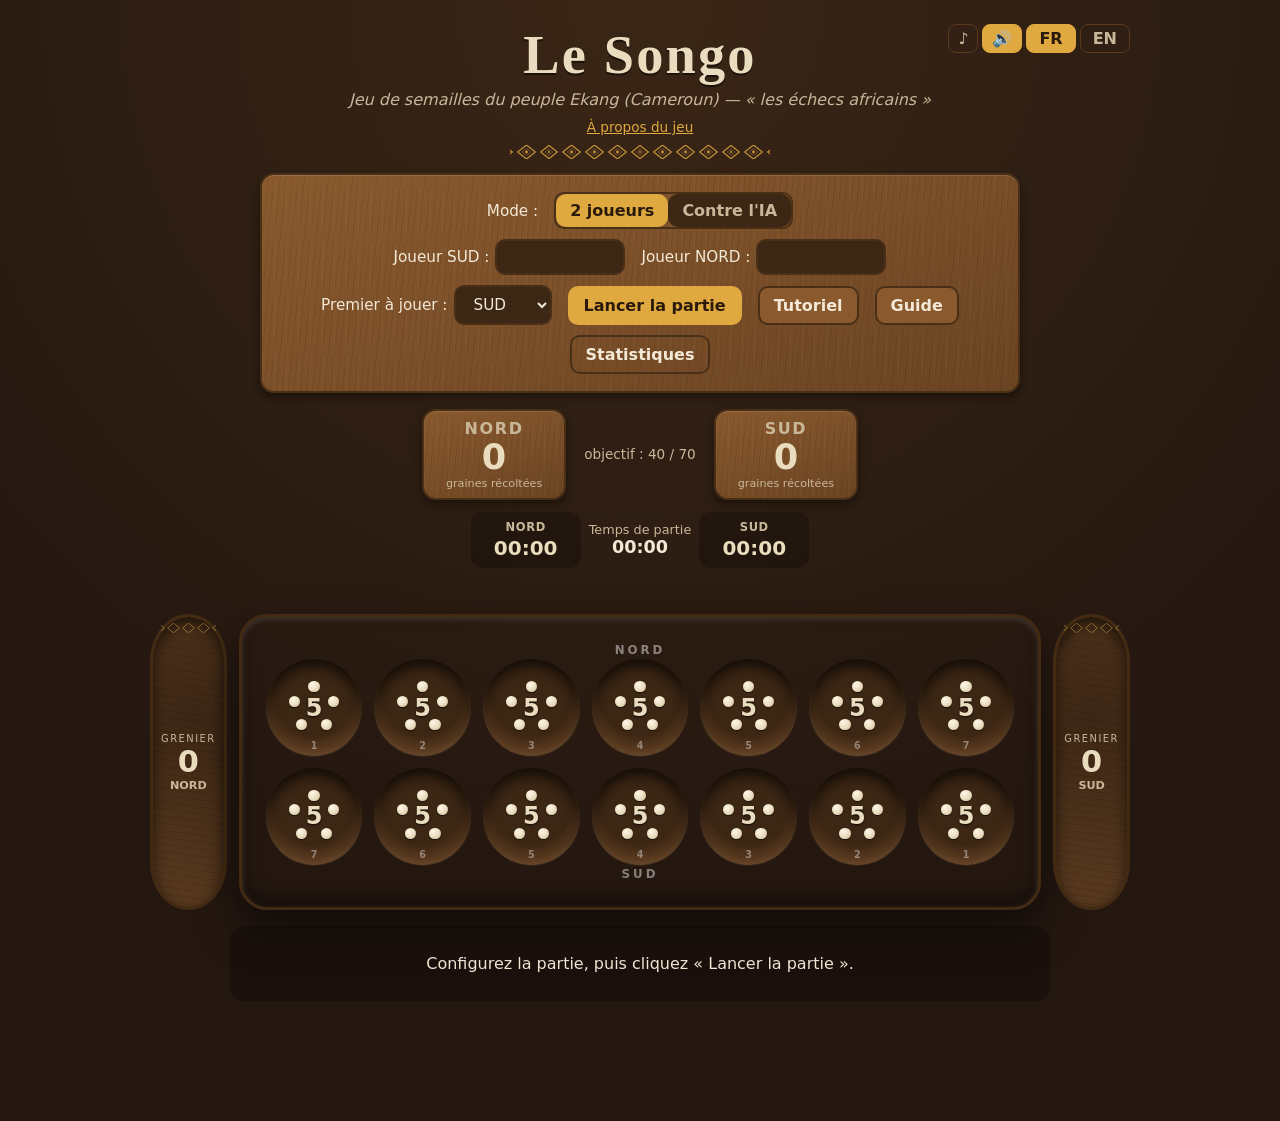
<file: version1-local/index.html>
<!DOCTYPE html>
<html lang="fr">
<head>
  <meta charset="utf-8" />
  <meta name="viewport" content="width=device-width, initial-scale=1" />
  <title>Le Songo</title>
  <link rel="stylesheet" href="style.css" />
</head>
<body>
  <div class="app">

    <div class="langue">
      <button id="btn-musique" class="son-btn" title="Musique" aria-label="Musique">♪</button>
      <button id="btn-son" class="son-btn actif" title="Effets sonores" aria-label="Effets sonores">🔊</button>
      <button id="lang-fr" class="lang-btn actif">FR</button>
      <button id="lang-en" class="lang-btn">EN</button>
    </div>

    <header class="entete">
      <h1>Le Songo</h1>
      <p class="sous-titre" data-i18n="sous_titre"></p>
      <button id="btn-origine" class="lien-origine" data-i18n="origine_btn"></button>
    </header>

    <aside class="origine" id="bloc-origine" hidden>
      <p data-i18n="origine_txt"></p>
    </aside>

    <section class="config">
      <div class="config-ligne">
        <span class="config-label" data-i18n="mode_label"></span>
        <div class="segment" id="seg-mode">
          <button class="seg-btn actif" data-mode="2j" data-i18n="mode_2j"></button>
          <button class="seg-btn" data-mode="ia" data-i18n="mode_ia"></button>
        </div>
      </div>

      <div class="config-ligne" id="ligne-ia" hidden>
        <label class="config-label"><span data-i18n="cote_label"></span>
          <select id="cote-humain">
            <option value="SUD">SUD</option>
            <option value="NORD">NORD</option>
          </select>
        </label>
        <label class="config-label"><span data-i18n="diff_label"></span>
          <select id="difficulte">
            <option value="facile" data-i18n="diff_facile"></option>
            <option value="moyen" selected data-i18n="diff_moyen"></option>
            <option value="difficile" data-i18n="diff_difficile"></option>
            <option value="expert" data-i18n="diff_expert"></option>
          </select>
        </label>
      </div>

      <div class="config-ligne" id="ligne-noms">
        <label class="config-label"><span id="lbl-nom-SUD"></span>
          <input id="nom-SUD" type="text" maxlength="14" autocomplete="off" />
        </label>
        <label class="config-label"><span id="lbl-nom-NORD"></span>
          <input id="nom-NORD" type="text" maxlength="14" autocomplete="off" />
        </label>
      </div>

      <div class="config-ligne">
        <label class="config-label"><span data-i18n="premier_label"></span>
          <select id="premier-joueur">
            <option value="SUD">SUD</option>
            <option value="NORD">NORD</option>
          </select>
        </label>
        <button id="btn-lancer" class="principal"></button>
        <button id="btn-tuto" data-i18n="btn_tuto"></button>
        <button id="btn-guide" data-i18n="btn_guide"></button>
        <button id="btn-stats" class="secondaire" data-i18n="btn_stats"></button>
      </div>
    </section>

    <section class="scores" aria-label="Scores">
      <div class="score-carte" id="carte-NORD">
        <span class="score-nom" id="aff-nom-NORD">NORD</span>
        <span class="score-valeur" id="score-NORD">0</span>
        <span class="score-legende" data-i18n="recoltees"></span>
      </div>
      <div class="objectif"><span data-i18n="objectif"></span></div>
      <div class="score-carte" id="carte-SUD">
        <span class="score-nom" id="aff-nom-SUD">SUD</span>
        <span class="score-valeur" id="score-SUD">0</span>
        <span class="score-legende" data-i18n="recoltees"></span>
      </div>
    </section>

    <!-- Chronomètre (pendule de jeu) -->
    <div class="chrono" id="chrono">
      <div class="chrono-cote" id="chrono-cote-NORD">
        <span class="chrono-nom" id="chrono-nom-NORD">NORD</span>
        <span class="chrono-val" id="chrono-val-NORD">00:00</span>
      </div>
      <div class="chrono-total">
        <span class="chrono-total-lbl" data-i18n="temps_partie"></span>
        <span id="chrono-total">00:00</span>
      </div>
      <div class="chrono-cote" id="chrono-cote-SUD">
        <span class="chrono-nom" id="chrono-nom-SUD">SUD</span>
        <span class="chrono-val" id="chrono-val-SUD">00:00</span>
      </div>
    </div>

    <p class="tour" id="indicateur-tour"></p>

    <div class="plateau-zone">
      <div class="grenier" id="grenier-gauche">
        <span class="grenier-titre" data-i18n="grenier"></span>
        <span class="grenier-val" id="grenier-NORD">0</span>
        <span class="grenier-nom">NORD</span>
      </div>

      <main class="plateau" id="plateau">
        <div class="camp-etiquette etiquette-nord">NORD</div>
        <div class="rangee" id="rangee-nord"></div>
        <div class="rangee" id="rangee-sud"></div>
        <div class="camp-etiquette etiquette-sud">SUD</div>
      </main>

      <div class="grenier" id="grenier-droite">
        <span class="grenier-titre" data-i18n="grenier"></span>
        <span class="grenier-val" id="grenier-SUD">0</span>
        <span class="grenier-nom">SUD</span>
      </div>
    </div>

    <section class="journal" aria-live="polite">
      <p id="message"></p>
    </section>
  </div>

  <!-- Barre du tutoriel -->
  <div class="tuto-barre" id="tuto-barre" hidden>
    <div class="tuto-contenu">
      <p id="tuto-texte"></p>
      <div class="tuto-actions">
        <button id="tuto-prec" data-i18n="tuto_prec"></button>
        <span id="tuto-progres" class="tuto-progres"></span>
        <button id="tuto-suiv" class="principal" data-i18n="tuto_suiv"></button>
        <button id="tuto-quitter" class="secondaire" data-i18n="tuto_quitter"></button>
      </div>
    </div>
  </div>

  <!-- Fenêtre modale réutilisable (guide / stats / confirmations) -->
  <div class="modal-overlay" id="modal" hidden>
    <div class="modal" role="dialog" aria-modal="true">
      <header class="modal-tete">
        <h2 id="modal-titre"></h2>
        <button id="modal-x" class="modal-x" aria-label="Fermer">×</button>
      </header>
      <div class="modal-corps" id="modal-corps"></div>
      <footer class="modal-pied" id="modal-pied"></footer>
    </div>
  </div>

  <script src="engine.js"></script>
  <script src="ai.js"></script>
  <script src="stats.js"></script>
  <script src="sound.js"></script>
  <script src="local.js"></script>
</body>
</html>
</file>
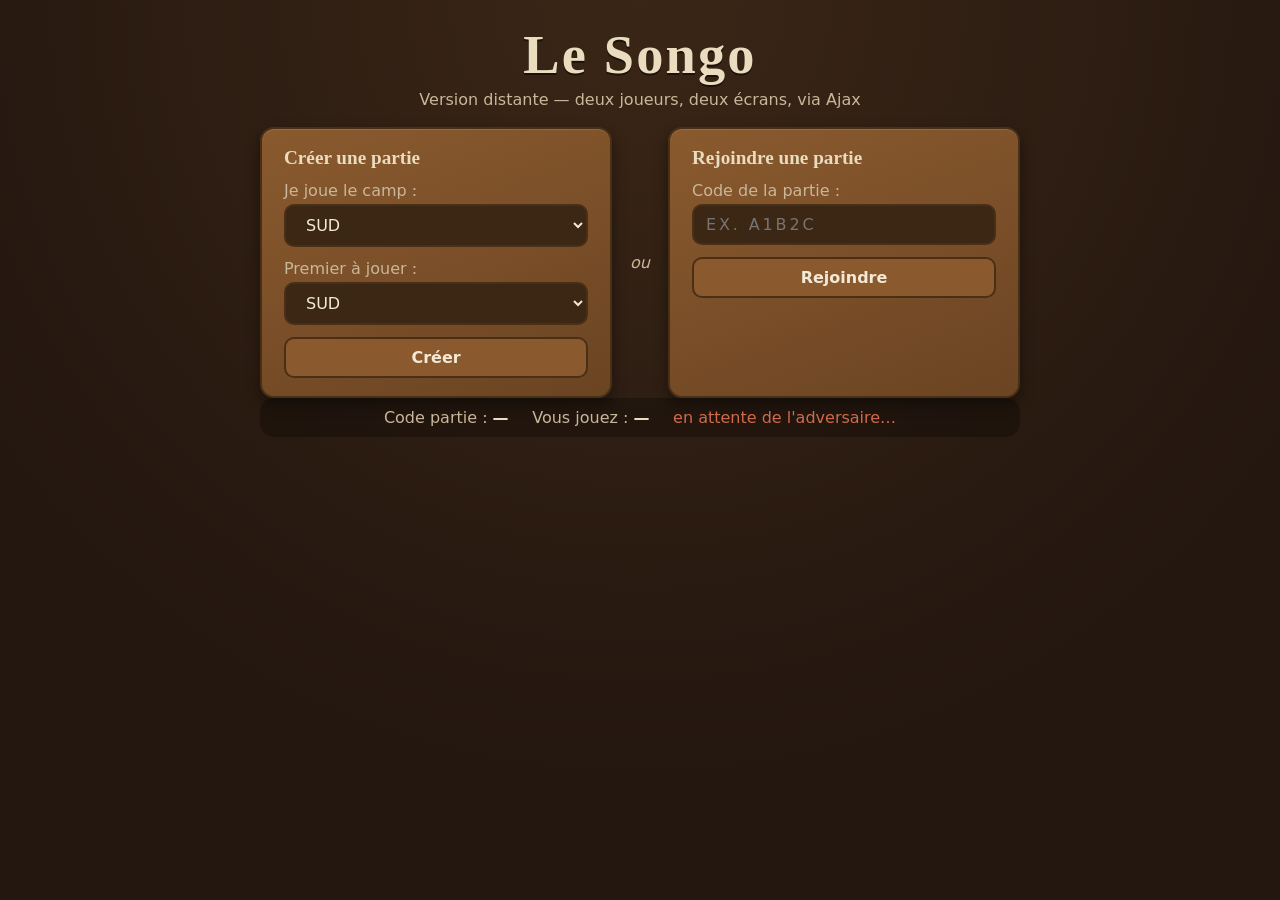
<file: version2-distante/index.html>
<!DOCTYPE html>
<html lang="fr">
<head>
  <meta charset="utf-8" />
  <meta name="viewport" content="width=device-width, initial-scale=1" />
  <title>Le Songo — Version distante (Ajax)</title>
  <link rel="stylesheet" href="style.css" />
</head>
<body>
  <div class="app">

    <header class="entete">
      <h1>Le Songo</h1>
      <p class="sous-titre">Version distante — deux joueurs, deux écrans, via Ajax</p>
    </header>

    <!-- ÉCRAN 1 : SALON (création / connexion à une partie) -->
    <section class="salon" id="salon">
      <div class="salon-bloc">
        <h2>Créer une partie</h2>
        <label>Je joue le camp :
          <select id="creer-camp">
            <option value="SUD">SUD</option>
            <option value="NORD">NORD</option>
          </select>
        </label>
        <label>Premier à jouer :
          <select id="creer-premier">
            <option value="SUD">SUD</option>
            <option value="NORD">NORD</option>
          </select>
        </label>
        <button id="btn-creer">Créer</button>
      </div>

      <div class="salon-sep">ou</div>

      <div class="salon-bloc">
        <h2>Rejoindre une partie</h2>
        <label>Code de la partie :
          <input id="rejoindre-id" type="text" maxlength="12" placeholder="ex. A1B2C" />
        </label>
        <button id="btn-rejoindre">Rejoindre</button>
      </div>
    </section>

    <!-- Bandeau d'information de la partie en cours -->
    <section class="bandeau" id="bandeau" hidden>
      <span>Code partie : <strong id="info-id">—</strong></span>
      <span>Vous jouez : <strong id="info-role">—</strong></span>
      <span id="info-connexion" class="info-co">en attente de l'adversaire…</span>
    </section>

    <!-- ÉCRAN 2 : LA PARTIE -->
    <div id="jeu" hidden>
      <section class="scores" aria-label="Scores">
        <div class="score-carte" id="carte-NORD">
          <span class="score-nom">NORD</span>
          <span class="score-valeur" id="score-NORD">0</span>
          <span class="score-legende">graines récoltées</span>
        </div>
        <div class="objectif">objectif&nbsp;: 40 / 70</div>
        <div class="score-carte" id="carte-SUD">
          <span class="score-nom">SUD</span>
          <span class="score-valeur" id="score-SUD">0</span>
          <span class="score-legende">graines récoltées</span>
        </div>
      </section>

      <p class="tour" id="indicateur-tour">—</p>

      <main class="plateau" id="plateau">
        <div class="camp-etiquette etiquette-nord">NORD</div>
        <div class="rangee" id="rangee-nord"></div>
        <div class="rangee" id="rangee-sud"></div>
        <div class="camp-etiquette etiquette-sud">SUD</div>
      </main>

      <section class="journal" aria-live="polite">
        <p id="message">En attente…</p>
      </section>

      <section class="commandes">
        <button id="btn-quitter" class="secondaire">Quitter la partie</button>
      </section>
    </div>

  </div>

  <!-- Le MÊME moteur que la version locale, puis le contrôleur réseau -->
  <script src="engine.js"></script>
  <script src="remote.js"></script>
</body>
</html>
</file>
<file: version1-local/style.css>
/* =====================================================================
   STYLE — Le Songo (Version 1 : local + IA, bilingue, tutoriel)
   Ambiance : plateau "mbek" en bois sculpté, graines "songo" couleur os.
   ===================================================================== */

:root {
  --bois-fond:    #241710;
  --bois-plateau: #6b4423;
  --bois-clair:   #8a5a2e;
  --cuvette:      #3c2614;
  --cuvette-bord: #5a3a1f;
  --graine:       #e9dcbf;
  --graine-bord:  #c9b489;
  --or:           #e0a93f;
  --vert:         #7fae5a;
  --rouge:        #cf6b4a;
  --bleu:         #6fa8c7;
  --texte:        #f3e9d6;
  --texte-doux:   #c9b79a;
  --rayon:        14px;
}
* { box-sizing: border-box; }
/* Un élément avec l'attribut hidden doit TOUJOURS rester masqué, même si une
   classe lui donne display:flex (sinon la modale et la ligne IA restent visibles). */
[hidden] { display: none !important; }
body {
  margin: 0;
  font-family: system-ui, -apple-system, "Segoe UI", Roboto, sans-serif;
  color: var(--texte);
  background: radial-gradient(circle at 50% 0%, #3a2616 0%, var(--bois-fond) 70%);
  min-height: 100vh;
  padding: 18px 16px 120px;
}
.app { max-width: 980px; margin: 0 auto; position: relative; }

/* ---------- Langue ---------- */
.langue { position: absolute; top: 0; right: 0; display: flex; gap: 4px; }
.lang-btn {
  font: inherit; font-weight: 700; padding: 4px 12px; cursor: pointer;
  background: transparent; color: var(--texte-doux);
  border: 1px solid #5a3a1f; border-radius: 8px;
}
.lang-btn.actif { background: var(--or); color: #2a1a0c; border-color: var(--or); }

/* ---------- En-tête ---------- */
.entete { text-align: center; margin: 6px 0 14px; }
.entete h1 {
  font-family: Georgia, "Times New Roman", serif;
  font-size: clamp(2.2rem, 6vw, 3.4rem); letter-spacing: 0.04em;
  margin: 0; color: var(--graine); text-shadow: 0 2px 0 #1c120a;
}
.sous-titre { margin: 4px 0 2px; color: var(--texte-doux); font-style: italic; }
.lien-origine {
  background: none; border: none; color: var(--or); cursor: pointer;
  font: inherit; text-decoration: underline; font-size: 0.85rem;
}
.origine {
  max-width: 760px; margin: 8px auto 0; background: rgba(0,0,0,0.28);
  border-radius: var(--rayon); padding: 12px 18px; color: var(--texte-doux);
  font-size: 0.92rem; line-height: 1.55;
}

/* ---------- Configuration ---------- */
.config {
  background: linear-gradient(160deg, var(--bois-clair), var(--bois-plateau));
  border: 2px solid #4a2f17; border-radius: var(--rayon);
  padding: 12px 16px; margin: 0 auto 16px; max-width: 760px;
  box-shadow: inset 0 1px 0 rgba(255,255,255,0.12), 0 4px 10px rgba(0,0,0,0.4);
}
.config-ligne {
  display: flex; flex-wrap: wrap; gap: 10px 16px; align-items: center;
  justify-content: center; padding: 5px 0;
}
.config-label { color: var(--texte); display: inline-flex; align-items: center; gap: 6px; font-size: 0.95rem; }
.segment { display: inline-flex; border: 2px solid #4a2f17; border-radius: 10px; overflow: hidden; }
.seg-btn {
  font: inherit; font-weight: 700; padding: 7px 14px; cursor: pointer;
  background: var(--cuvette); color: var(--texte-doux); border: none;
}
.seg-btn.actif { background: var(--or); color: #2a1a0c; }

select, button {
  font: inherit; padding: 8px 14px; border-radius: 10px;
  border: 2px solid #4a2f17; background: var(--bois-clair); color: var(--texte); cursor: pointer;
}
button { font-weight: 700; }
button:hover { filter: brightness(1.08); }
button.principal { background: var(--or); color: #2a1a0c; border-color: var(--or); }
button.secondaire { background: transparent; }
select { background: var(--cuvette); }
button:disabled { opacity: 0.5; cursor: not-allowed; }

/* ---------- Scores ---------- */
.scores { display: flex; align-items: center; justify-content: center; gap: 18px; margin: 0 auto 12px; flex-wrap: wrap; }
.score-carte {
  display: flex; flex-direction: column; align-items: center;
  background: linear-gradient(160deg, var(--bois-clair), var(--bois-plateau));
  border: 2px solid #4a2f17; border-radius: var(--rayon); padding: 8px 22px; min-width: 120px;
  box-shadow: inset 0 1px 0 rgba(255,255,255,0.12), 0 4px 10px rgba(0,0,0,0.4);
}
.score-nom { font-weight: 700; letter-spacing: 0.1em; color: var(--texte-doux); }
.score-valeur { font-size: 2.2rem; font-weight: 800; line-height: 1.1; color: var(--graine); }
.score-legende { font-size: 0.7rem; color: var(--texte-doux); }
.objectif { font-size: 0.85rem; color: var(--texte-doux); text-align: center; }
.score-carte.actif { border-color: var(--or); box-shadow: 0 0 0 2px var(--or), 0 4px 14px rgba(0,0,0,0.5); }

.tour { text-align: center; font-size: 1.1rem; margin: 4px 0 14px; color: var(--texte-doux); min-height: 1.4em; }
.tour strong { color: var(--or); }
.tour.penser strong { color: var(--bleu); }

/* ---------- Zone plateau + greniers ---------- */
.plateau-zone { display: flex; align-items: center; gap: 12px; justify-content: center; }
.grenier {
  display: flex; flex-direction: column; align-items: center; justify-content: center;
  min-width: 74px; padding: 14px 8px; border-radius: 50% / 16%;
  background: radial-gradient(circle at 50% 35%, var(--cuvette), var(--cuvette-bord));
  border: 3px solid #432a13; box-shadow: inset 0 6px 14px rgba(0,0,0,0.6);
  align-self: stretch;
}
.grenier-titre { font-size: 0.62rem; letter-spacing: 0.15em; color: var(--texte-doux); text-transform: uppercase; }
.grenier-val { font-size: 1.9rem; font-weight: 800; color: var(--graine); }
.grenier-nom { font-size: 0.7rem; color: var(--texte-doux); font-weight: 700; }

/* ---------- Plateau ---------- */
.plateau {
  position: relative; flex: 1;
  background: linear-gradient(155deg, var(--bois-clair) 0%, var(--bois-plateau) 45%, #573619 100%);
  border-radius: 28px; padding: 30px 24px;
  box-shadow: inset 0 2px 6px rgba(255,255,255,0.15), inset 0 -8px 18px rgba(0,0,0,0.45), 0 18px 40px rgba(0,0,0,0.55);
  border: 3px solid #432a13;
}
.camp-etiquette { position: absolute; font-size: 0.74rem; letter-spacing: 0.25em; color: rgba(255,255,255,0.45); font-weight: 700; }
.etiquette-nord { top: 8px; left: 50%; transform: translateX(-50%); }
.etiquette-sud  { bottom: 8px; left: 50%; transform: translateX(-50%); }
.rangee { display: grid; grid-template-columns: repeat(7, 1fr); gap: 12px; margin: 12px 0; }

/* ---------- Cases (nda) ---------- */
.case {
  position: relative; aspect-ratio: 1 / 1; border: none; cursor: default; border-radius: 50%; padding: 0;
  background: radial-gradient(circle at 50% 38%, var(--cuvette) 0%, var(--cuvette) 55%, var(--cuvette-bord) 100%);
  box-shadow: inset 0 6px 12px rgba(0,0,0,0.65), inset 0 -2px 3px rgba(255,255,255,0.08);
  display: flex; flex-direction: column; align-items: center; justify-content: center;
  color: var(--graine); transition: transform 0.12s ease, box-shadow 0.15s ease;
}
.case .nombre { font-size: clamp(1.1rem, 3.2vw, 1.5rem); font-weight: 800; line-height: 1; z-index: 2; text-shadow: 0 1px 2px rgba(0,0,0,0.8); }
.case .etiquette-case { position: absolute; bottom: 5%; font-size: 0.6rem; color: rgba(255,255,255,0.4); z-index: 2; }
.case .graines { position: absolute; inset: 14%; z-index: 1; }
.case .graine-pt {
  position: absolute; width: 16%; height: 16%; border-radius: 50%;
  background: radial-gradient(circle at 35% 30%, #fff7e6, var(--graine) 55%, var(--graine-bord));
  box-shadow: 0 1px 1px rgba(0,0,0,0.5);
}
.case.jouable { cursor: pointer; box-shadow: inset 0 6px 12px rgba(0,0,0,0.6), 0 0 0 3px var(--vert), 0 0 14px rgba(127,174,90,0.55); }
.case.jouable:hover { transform: translateY(-3px) scale(1.03); }
.case.jouable:focus-visible { outline: 3px solid var(--or); outline-offset: 2px; }
.case.depart { box-shadow: inset 0 6px 12px rgba(0,0,0,0.6), 0 0 0 3px var(--or); }
.case.recoltee { animation: prise 0.7s ease; }
.case.depot { animation: depot 0.3s ease; }
.case.cible { box-shadow: inset 0 6px 12px rgba(0,0,0,0.6), 0 0 0 4px var(--bleu), 0 0 18px var(--bleu); animation: pulse 1.1s ease-in-out infinite; }
@keyframes prise { 0% { box-shadow: inset 0 6px 12px rgba(0,0,0,0.6), 0 0 0 4px var(--rouge), 0 0 22px var(--rouge);} 100% { box-shadow: inset 0 6px 12px rgba(0,0,0,0.6);} }
@keyframes depot { 0% { transform: scale(1);} 40% { transform: scale(1.12);} 100% { transform: scale(1);} }
@keyframes pulse { 0%,100% { transform: scale(1);} 50% { transform: scale(1.05);} }

/* ---------- Journal ---------- */
.journal { margin: 16px auto 0; max-width: 820px; text-align: center; background: rgba(0,0,0,0.25); border-radius: var(--rayon); padding: 12px 16px; min-height: 1.5em; }
.journal .prise-txt { color: var(--rouge); font-weight: 700; }
.journal .gagne { color: var(--or); font-weight: 800; }

/* ---------- Règles ---------- */
.regles { max-width: 820px; margin: 16px auto 0; background: rgba(0,0,0,0.28); border-radius: var(--rayon); padding: 14px 22px; }
.regles h2 { margin: 4px 0 8px; color: var(--graine); font-family: Georgia, serif; }
.regles ul { margin: 0; padding-left: 18px; line-height: 1.55; color: var(--texte-doux); }

/* ---------- Tutoriel ---------- */
.tuto-barre {
  position: fixed; left: 0; right: 0; bottom: 0; z-index: 50;
  background: linear-gradient(180deg, rgba(36,23,16,0.95), rgba(20,12,8,0.98));
  border-top: 3px solid var(--or); box-shadow: 0 -8px 24px rgba(0,0,0,0.5);
}
.tuto-contenu { max-width: 900px; margin: 0 auto; padding: 14px 20px; display: flex; flex-direction: column; gap: 10px; }
#tuto-texte { margin: 0; font-size: 1.05rem; line-height: 1.5; }
.tuto-actions { display: flex; align-items: center; gap: 10px; flex-wrap: wrap; }
.tuto-progres { color: var(--texte-doux); font-size: 0.85rem; margin-left: auto; }

@media (prefers-reduced-motion: reduce) {
  .case, .case.jouable:hover { transition: none; transform: none; }
  .case.recoltee, .case.depot, .case.cible { animation: none; }
}
@media (max-width: 620px) {
  .rangee { gap: 7px; }
  .plateau { padding: 24px 10px; }
  .grenier { min-width: 54px; padding: 8px 4px; }
  .grenier-val { font-size: 1.4rem; }
  .plateau-zone { gap: 6px; }
}

/* ===================== Ajouts : chrono, noms, modale, guide, stats ===================== */

/* Champs nom */
input[type="text"] {
  font: inherit; padding: 7px 12px; border-radius: 10px; border: 2px solid #4a2f17;
  background: var(--cuvette); color: var(--texte); width: 130px; max-width: 40vw;
}
input[type="text"]:disabled { opacity: 0.6; }

/* Chronomètre */
.chrono {
  display: flex; align-items: stretch; justify-content: center; gap: 8px;
  max-width: 520px; margin: 0 auto 8px;
}
.chrono-cote {
  display: flex; flex-direction: column; align-items: center; gap: 2px;
  padding: 6px 16px; border-radius: 12px; min-width: 110px;
  background: rgba(0,0,0,0.25); border: 2px solid transparent;
}
.chrono-cote.actif { border-color: var(--or); background: rgba(224,169,63,0.14); }
.chrono-nom { font-size: 0.72rem; color: var(--texte-doux); font-weight: 700; letter-spacing: 0.05em; }
.chrono-val { font-size: 1.25rem; font-weight: 800; font-variant-numeric: tabular-nums; color: var(--graine); }
.chrono-total { display: flex; flex-direction: column; align-items: center; justify-content: center; color: var(--texte-doux); font-size: 0.8rem; }
.chrono-total #chrono-total { font-size: 1.1rem; font-weight: 700; color: var(--texte); font-variant-numeric: tabular-nums; }

/* Modale */
.modal-overlay {
  position: fixed; inset: 0; z-index: 100; display: flex; align-items: center; justify-content: center;
  background: rgba(0,0,0,0.6); padding: 18px;
}
.modal {
  background: linear-gradient(165deg, #3a2616, var(--bois-fond)); color: var(--texte);
  border: 2px solid var(--or); border-radius: 16px; width: min(680px, 100%);
  max-height: 86vh; display: flex; flex-direction: column; box-shadow: 0 20px 60px rgba(0,0,0,0.6);
}
.modal-tete { display: flex; align-items: center; justify-content: space-between; padding: 14px 20px; border-bottom: 1px solid rgba(255,255,255,0.12); }
.modal-tete h2 { margin: 0; font-family: Georgia, serif; color: var(--graine); font-size: 1.4rem; }
.modal-x { background: none; border: none; color: var(--texte-doux); font-size: 1.8rem; line-height: 1; padding: 0 6px; cursor: pointer; }
.modal-corps { padding: 16px 20px; overflow-y: auto; line-height: 1.55; }
.modal-pied { padding: 12px 20px; border-top: 1px solid rgba(255,255,255,0.12); display: flex; gap: 10px; justify-content: flex-end; flex-wrap: wrap; }

/* Guide */
.guide-sec { margin: 0 0 14px; }
.guide-sec h3 { margin: 0 0 4px; color: var(--or); font-size: 1.05rem; }
.guide-sec ul { margin: 4px 0 0; padding-left: 18px; }
.guide-sec li { margin: 3px 0; color: var(--texte-doux); }
.guide-toc { display: flex; flex-wrap: wrap; gap: 6px; margin-bottom: 14px; }
.guide-toc a { font-size: 0.8rem; color: var(--graine); background: rgba(0,0,0,0.3); padding: 3px 9px; border-radius: 999px; text-decoration: none; border: 1px solid #5a3a1f; }

/* Stats */
.stats-bloc { margin-bottom: 18px; }
.stats-bloc h3 { margin: 0 0 6px; color: var(--or); font-size: 1.05rem; }
.stats-table { width: 100%; border-collapse: collapse; font-size: 0.9rem; }
.stats-table th, .stats-table td { padding: 6px 8px; text-align: center; border-bottom: 1px solid rgba(255,255,255,0.1); }
.stats-table th { color: var(--texte-doux); font-weight: 700; }
.stats-table td.nom { text-align: left; font-weight: 700; color: var(--graine); }
.records-liste { list-style: none; margin: 0; padding: 0; }
.records-liste li { padding: 5px 0; border-bottom: 1px dashed rgba(255,255,255,0.12); display: flex; justify-content: space-between; gap: 10px; }
.records-liste .rec-val { color: var(--graine); font-weight: 800; }
.histo-liste { list-style: none; margin: 0; padding: 0; font-size: 0.85rem; }
.histo-liste li { padding: 5px 0; border-bottom: 1px solid rgba(255,255,255,0.08); display: flex; justify-content: space-between; gap: 10px; }
.histo-vide { color: var(--texte-doux); font-style: italic; }
.badge-gagne { color: var(--vert); font-weight: 700; }
.badge-perdu { color: var(--rouge); }
.badge-nul { color: var(--texte-doux); }

/* Réglages verrouillés pendant une partie */
select:disabled, input[type="text"]:disabled, .seg-btn:disabled { opacity: 0.45; cursor: not-allowed; }
.seg-btn:disabled.actif { opacity: 0.7; }

/* =====================================================================
   REDESIGN — Bois sculpté + frise de motifs géométriques Béti
   ---------------------------------------------------------------------
   - Le "grain" du bois est dessiné avec des dégradés répétés (rapide,
     aucun fichier image).
   - La frise est un motif ORIGINAL en losanges gravés (SVG en data-URI),
     inspiré des décors géométriques d'Afrique centrale, posé le long du
     plateau et sous le titre.
   ===================================================================== */

/* Boutons son / musique (même style que les boutons de langue) */
.son-btn {
  font: inherit; font-size: 1rem; line-height: 1; padding: 4px 9px; cursor: pointer;
  background: transparent; color: var(--texte-doux);
  border: 1px solid #5a3a1f; border-radius: 8px;
}
.son-btn.actif { background: var(--or); color: #2a1a0c; border-color: var(--or); }

/* Grain de bois réutilisable, appliqué en surcouche des dégradés existants */
.config, .score-carte {
  background-image:
    repeating-linear-gradient(96deg, rgba(0,0,0,0.07) 0 1px, transparent 1px 6px),
    repeating-linear-gradient(90deg, rgba(255,236,200,0.04) 0 1px, transparent 1px 12px),
    linear-gradient(160deg, var(--bois-clair), var(--bois-plateau));
}
.grenier {
  background-image:
    repeating-linear-gradient(8deg, rgba(0,0,0,0.10) 0 1px, transparent 1px 7px),
    radial-gradient(circle at 50% 35%, var(--cuvette), var(--cuvette-bord));
}

/* Plateau : grain + DEUX frises de losanges (haut et bas) */
.plateau {
  background-image:
    url("data:image/svg+xml,<svg xmlns='http://www.w3.org/2000/svg' width='26' height='16' viewBox='0 0 26 16'><g fill='none' stroke='%23e7c074' stroke-width='1.3'><path d='M13 0 L23 8 L13 16 L3 8 Z'/><path d='M0 8 L3 8 M23 8 L26 8'/></g><path d='M13 4 L18 8 L13 12 L8 8 Z' fill='none' stroke='%238a5a2e' stroke-width='1'/><circle cx='13' cy='8' r='1.6' fill='%23e7c074'/></svg>") top 7px center repeat-x,
    url("data:image/svg+xml,<svg xmlns='http://www.w3.org/2000/svg' width='26' height='16' viewBox='0 0 26 16'><g fill='none' stroke='%23e7c074' stroke-width='1.3'><path d='M13 0 L23 8 L13 16 L3 8 Z'/><path d='M0 8 L3 8 M23 8 L26 8'/></g><path d='M13 4 L18 8 L13 12 L8 8 Z' fill='none' stroke='%238a5a2e' stroke-width='1'/><circle cx='13' cy='8' r='1.6' fill='%23e7c074'/></svg>") bottom 7px center repeat-x,
    repeating-linear-gradient(94deg, rgba(0,0,0,0.06) 0 1px, transparent 1px 7px),
    repeating-linear-gradient(90deg, rgba(255,236,200,0.035) 0 1px, transparent 1px 13px),
    linear-gradient(155deg, var(--bois-clair) 0%, var(--bois-plateau) 45%, #573619 100%);
  background-size: auto 13px, auto 13px, auto, auto, auto;
  background-repeat: repeat-x, repeat-x, repeat, repeat, no-repeat;
}
/* on remonte un peu les étiquettes NORD/SUD pour ne pas chevaucher la frise */
.etiquette-nord { top: 26px; }
.etiquette-sud  { bottom: 26px; }
.rangee:first-of-type { margin-top: 22px; }
.rangee:last-of-type  { margin-bottom: 22px; }

/* Frise décorative sous le titre */
.entete { position: relative; padding-bottom: 16px; }
.entete::after {
  content: ""; position: absolute; left: 50%; transform: translateX(-50%);
  bottom: 0; width: min(260px, 70%); height: 14px;
  background: url("data:image/svg+xml,<svg xmlns='http://www.w3.org/2000/svg' width='26' height='16' viewBox='0 0 26 16'><g fill='none' stroke='%23e0a93f' stroke-width='1.3'><path d='M13 0 L23 8 L13 16 L3 8 Z'/></g><path d='M13 4 L18 8 L13 12 L8 8 Z' fill='none' stroke='%238a5a2e' stroke-width='1'/><circle cx='13' cy='8' r='1.6' fill='%23e0a93f'/></svg>") center repeat-x;
  background-size: auto 14px; opacity: 0.85;
}

/* Cases : creux plus "sculpté" (anneau de bois clair autour de la cuvette) */
.case {
  background-image:
    radial-gradient(circle at 50% 38%, var(--cuvette) 0%, var(--cuvette) 52%, var(--cuvette-bord) 70%, #6b4423 86%, #7a4f28 100%);
  box-shadow: inset 0 7px 14px rgba(0,0,0,0.7), inset 0 -3px 4px rgba(255,225,180,0.10), 0 1px 0 rgba(255,225,180,0.06);
}

/* Greniers : liseré gravé en haut */
.grenier { position: relative; }
.grenier::before {
  content: ""; position: absolute; top: 6px; left: 8px; right: 8px; height: 10px;
  background: url("data:image/svg+xml,<svg xmlns='http://www.w3.org/2000/svg' width='18' height='12' viewBox='0 0 18 12'><path d='M9 0 L16 6 L9 12 L2 6 Z' fill='none' stroke='%23caa24a' stroke-width='1.1'/></svg>") center repeat-x;
  background-size: auto 10px; opacity: 0.6;
}
</file>
<file: version2-distante/style.css>
/* =====================================================================
   STYLE — Le Songo (versions locale et distante partagent ce style)
   Ambiance : plateau de Songo en bois sculpté, graines couleur os.
   ===================================================================== */

:root {
  --bois-fond:    #241710;   /* fond de page, bois très sombre */
  --bois-plateau: #6b4423;   /* le panneau du plateau */
  --bois-clair:   #8a5a2e;   /* reliefs du bois */
  --cuvette:      #3c2614;   /* creux des cases */
  --cuvette-bord: #5a3a1f;
  --graine:       #e9dcbf;   /* graines (os / ivoire) */
  --graine-bord:  #c9b489;
  --or:           #e0a93f;   /* accent : tour actif, sélection */
  --vert:         #7fae5a;   /* accent : coups jouables */
  --rouge:        #cf6b4a;   /* accent : prise / alerte */
  --texte:        #f3e9d6;
  --texte-doux:   #c9b79a;
  --rayon:        14px;
}

* { box-sizing: border-box; }

body {
  margin: 0;
  font-family: system-ui, -apple-system, "Segoe UI", Roboto, sans-serif;
  color: var(--texte);
  background:
    radial-gradient(circle at 50% 0%, #3a2616 0%, var(--bois-fond) 70%);
  min-height: 100vh;
  padding: 24px 16px 48px;
}

.app { max-width: 920px; margin: 0 auto; }

/* ---------- En-tête ---------- */
.entete { text-align: center; margin-bottom: 18px; }
.entete h1 {
  font-family: Georgia, "Times New Roman", serif;
  font-size: clamp(2.2rem, 6vw, 3.4rem);
  letter-spacing: 0.04em;
  margin: 0;
  color: var(--graine);
  text-shadow: 0 2px 0 #1c120a;
}
.sous-titre { margin: 4px 0 0; color: var(--texte-doux); }

/* ---------- Scores ---------- */
.scores {
  display: flex; align-items: center; justify-content: center;
  gap: 18px; margin: 0 auto 14px; flex-wrap: wrap;
}
.score-carte {
  display: flex; flex-direction: column; align-items: center;
  background: linear-gradient(160deg, var(--bois-clair), var(--bois-plateau));
  border: 2px solid #4a2f17; border-radius: var(--rayon);
  padding: 10px 22px; min-width: 130px;
  box-shadow: inset 0 1px 0 rgba(255,255,255,0.12), 0 4px 10px rgba(0,0,0,0.4);
}
.score-nom { font-weight: 700; letter-spacing: 0.1em; color: var(--texte-doux); }
.score-valeur { font-size: 2.4rem; font-weight: 800; line-height: 1.1; color: var(--graine); }
.score-legende { font-size: 0.72rem; color: var(--texte-doux); }
.objectif { font-size: 0.85rem; color: var(--texte-doux); text-align: center; }
/* la carte du joueur dont c'est le tour s'illumine */
.score-carte.actif { border-color: var(--or); box-shadow: 0 0 0 2px var(--or), 0 4px 14px rgba(0,0,0,0.5); }

/* ---------- Indicateur de tour ---------- */
.tour { text-align: center; font-size: 1.1rem; margin: 6px 0 16px; color: var(--texte-doux); }
.tour strong { color: var(--or); }

/* ---------- Plateau ---------- */
.plateau {
  position: relative;
  background: linear-gradient(155deg, var(--bois-clair) 0%, var(--bois-plateau) 45%, #573619 100%);
  border-radius: 28px;
  padding: 30px 26px;
  box-shadow:
    inset 0 2px 6px rgba(255,255,255,0.15),
    inset 0 -8px 18px rgba(0,0,0,0.45),
    0 18px 40px rgba(0,0,0,0.55);
  border: 3px solid #432a13;
}
.camp-etiquette {
  position: absolute; font-size: 0.78rem; letter-spacing: 0.25em;
  color: rgba(255,255,255,0.45); font-weight: 700;
}
.etiquette-nord { top: 8px; left: 50%; transform: translateX(-50%); }
.etiquette-sud  { bottom: 8px; left: 50%; transform: translateX(-50%); }

.rangee {
  display: grid; grid-template-columns: repeat(7, 1fr);
  gap: 12px; margin: 12px 0;
}

/* ---------- Une case (cuvette) ---------- */
.case {
  position: relative;
  aspect-ratio: 1 / 1;
  border: none; cursor: default;
  border-radius: 50%;
  background:
    radial-gradient(circle at 50% 38%, var(--cuvette) 0%, var(--cuvette) 55%, var(--cuvette-bord) 100%);
  box-shadow:
    inset 0 6px 12px rgba(0,0,0,0.65),
    inset 0 -2px 3px rgba(255,255,255,0.08),
    0 1px 0 rgba(255,255,255,0.06);
  display: flex; flex-direction: column;
  align-items: center; justify-content: center;
  color: var(--graine);
  transition: transform 0.12s ease, box-shadow 0.15s ease;
  padding: 0;
}
.case .nombre {
  font-size: clamp(1.1rem, 3.4vw, 1.6rem);
  font-weight: 800; line-height: 1; z-index: 2;
  text-shadow: 0 1px 2px rgba(0,0,0,0.8);
}
.case .etiquette-case {
  position: absolute; bottom: 6%; font-size: 0.62rem;
  color: rgba(255,255,255,0.4); z-index: 2;
}
/* petites graines décoratives autour du nombre */
.case .graines { position: absolute; inset: 14%; z-index: 1; }
.case .graine-pt {
  position: absolute; width: 16%; height: 16%; border-radius: 50%;
  background: radial-gradient(circle at 35% 30%, #fff7e6, var(--graine) 55%, var(--graine-bord));
  box-shadow: 0 1px 1px rgba(0,0,0,0.5);
}

/* Case jouable par le joueur courant */
.case.jouable {
  cursor: pointer;
  box-shadow:
    inset 0 6px 12px rgba(0,0,0,0.6),
    0 0 0 3px var(--vert), 0 0 14px rgba(127,174,90,0.55);
}
.case.jouable:hover { transform: translateY(-3px) scale(1.03); }
.case.jouable:focus-visible { outline: 3px solid var(--or); outline-offset: 2px; }

/* Mise en évidence du dernier coup et des prises */
.case.depart   { box-shadow: inset 0 6px 12px rgba(0,0,0,0.6), 0 0 0 3px var(--or); }
.case.recoltee { animation: prise 0.7s ease; }
@keyframes prise {
  0%   { box-shadow: inset 0 6px 12px rgba(0,0,0,0.6), 0 0 0 4px var(--rouge), 0 0 22px var(--rouge); }
  100% { box-shadow: inset 0 6px 12px rgba(0,0,0,0.6); }
}

/* ---------- Journal ---------- */
.journal {
  margin: 18px auto 0; max-width: 760px; text-align: center;
  background: rgba(0,0,0,0.25); border-radius: var(--rayon);
  padding: 12px 16px; min-height: 1.5em; color: var(--texte);
}
.journal .prise-txt { color: var(--rouge); font-weight: 700; }
.journal .gagne { color: var(--or); font-weight: 800; }

/* ---------- Commandes ---------- */
.commandes {
  display: flex; gap: 12px; justify-content: center; align-items: center;
  margin-top: 18px; flex-wrap: wrap;
}
.commandes label { color: var(--texte-doux); }
select, button {
  font: inherit; padding: 9px 16px; border-radius: 10px;
  border: 2px solid #4a2f17; background: var(--bois-clair); color: var(--texte);
  cursor: pointer;
}
button { font-weight: 700; }
button:hover { background: var(--bois-plateau); }
button.secondaire { background: transparent; }
select { background: var(--cuvette); }

/* ---------- Règles ---------- */
.regles {
  max-width: 760px; margin: 18px auto 0;
  background: rgba(0,0,0,0.28); border-radius: var(--rayon); padding: 14px 22px;
}
.regles h2 { margin: 4px 0 8px; color: var(--graine); font-family: Georgia, serif; }
.regles ul { margin: 0; padding-left: 18px; line-height: 1.55; color: var(--texte-doux); }

@media (prefers-reduced-motion: reduce) {
  .case, .case.jouable:hover { transition: none; transform: none; }
  .case.recoltee { animation: none; }
}

@media (max-width: 560px) {
  .rangee { gap: 7px; }
  .plateau { padding: 26px 12px; }
}

/* ===================================================================
   STYLE SPÉCIFIQUE À LA VERSION DISTANTE (salon + bandeau)
   =================================================================== */
.salon {
  display: flex; gap: 18px; justify-content: center; align-items: stretch;
  flex-wrap: wrap; margin: 10px auto 0; max-width: 760px;
}
.salon-bloc {
  background: linear-gradient(160deg, var(--bois-clair), var(--bois-plateau));
  border: 2px solid #4a2f17; border-radius: var(--rayon);
  padding: 18px 22px; flex: 1 1 280px; display: flex;
  flex-direction: column; gap: 12px; align-items: flex-start;
  box-shadow: inset 0 1px 0 rgba(255,255,255,0.12), 0 6px 14px rgba(0,0,0,0.4);
}
.salon-bloc h2 { margin: 0; font-family: Georgia, serif; color: var(--graine); font-size: 1.2rem; }
.salon-bloc label { color: var(--texte-doux); display: flex; flex-direction: column; gap: 4px; width: 100%; }
.salon-bloc input { font: inherit; padding: 9px 12px; border-radius: 10px;
  border: 2px solid #4a2f17; background: var(--cuvette); color: var(--texte);
  letter-spacing: 0.18em; text-transform: uppercase; }
.salon-bloc button { align-self: stretch; }
.salon-sep { align-self: center; color: var(--texte-doux); font-style: italic; }

.bandeau {
  display: flex; gap: 22px; justify-content: center; flex-wrap: wrap;
  background: rgba(0,0,0,0.28); border-radius: var(--rayon);
  padding: 10px 16px; margin: 0 auto 14px; max-width: 760px; color: var(--texte-doux);
}
.bandeau strong { color: var(--graine); letter-spacing: 0.1em; }
.info-co { color: var(--rouge); }
.info-co.ok { color: var(--vert); }
</file>
